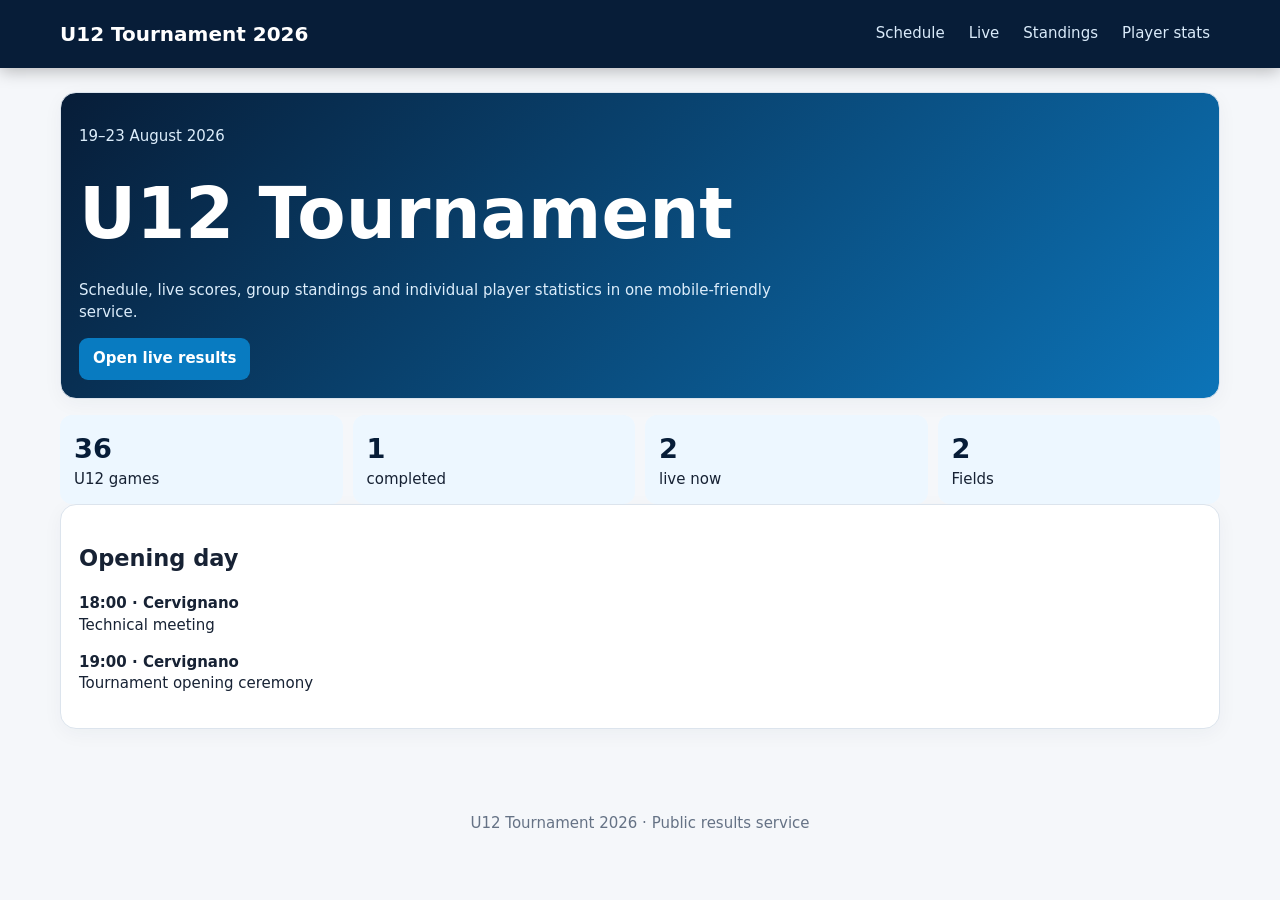
<file: index.html>
<!doctype html><html lang="en"><head><meta charset="utf-8"><meta name="viewport" content="width=device-width,initial-scale=1"><meta name="theme-color" content="#071d38"><title>Home · U12 Tournament 2026</title><link rel="stylesheet" href="assets/style.css"></head><body><header><div class="wrap"><a class="brand" href="index.html">U12 Tournament <b>2026</b></a><nav><a href="schedule.html">Schedule</a><a href="live.html">Live</a><a href="standings.html">Standings</a><a href="stats.html">Player stats</a></nav></div></header><main class="wrap"><section class="card hero"><p>19–23 August 2026</p><h1>U12 Tournament</h1><p>Schedule, live scores, group standings and individual player statistics in one mobile-friendly service.</p><a class="btn" href="live.html">Open live results</a></section><section class="kpis" id="kpis"><div class="kpi"><b>39</b>scheduled events</div><div class="kpi"><b>0</b>completed</div><div class="kpi"><b>0</b>live now</div><div class="kpi"><b>2</b>venues</div></section><section class="card"><h2>Opening day</h2><p><b>18:00 · Cervignano </b><br>Technical meeting</p><p><b>19:00 · Cervignano </b><br>Tournament opening ceremony</p></section></main><footer>U12 Tournament 2026 · Public results service</footer><script src="assets/common.js"></script><script>loadData().then(({schedule,results})=>{const all=schedule.filter(g=>g.group!=='U10'),rs=all.map(g=>gameData(g,results));document.getElementById('kpis').innerHTML=`<div class="kpi"><b>${all.length}</b>U12 games</div><div class="kpi"><b>${rs.filter(r=>r.status==='completed').length}</b>completed</div><div class="kpi"><b>${rs.filter(r=>r.status==='live').length}</b>live now</div><div class="kpi"><b>2</b>Fields</div>`}).catch(e=>document.body.insertAdjacentHTML('beforeend',`<p class="notice error">${esc(e.message)}</p>`))</script></body></html>
</file>
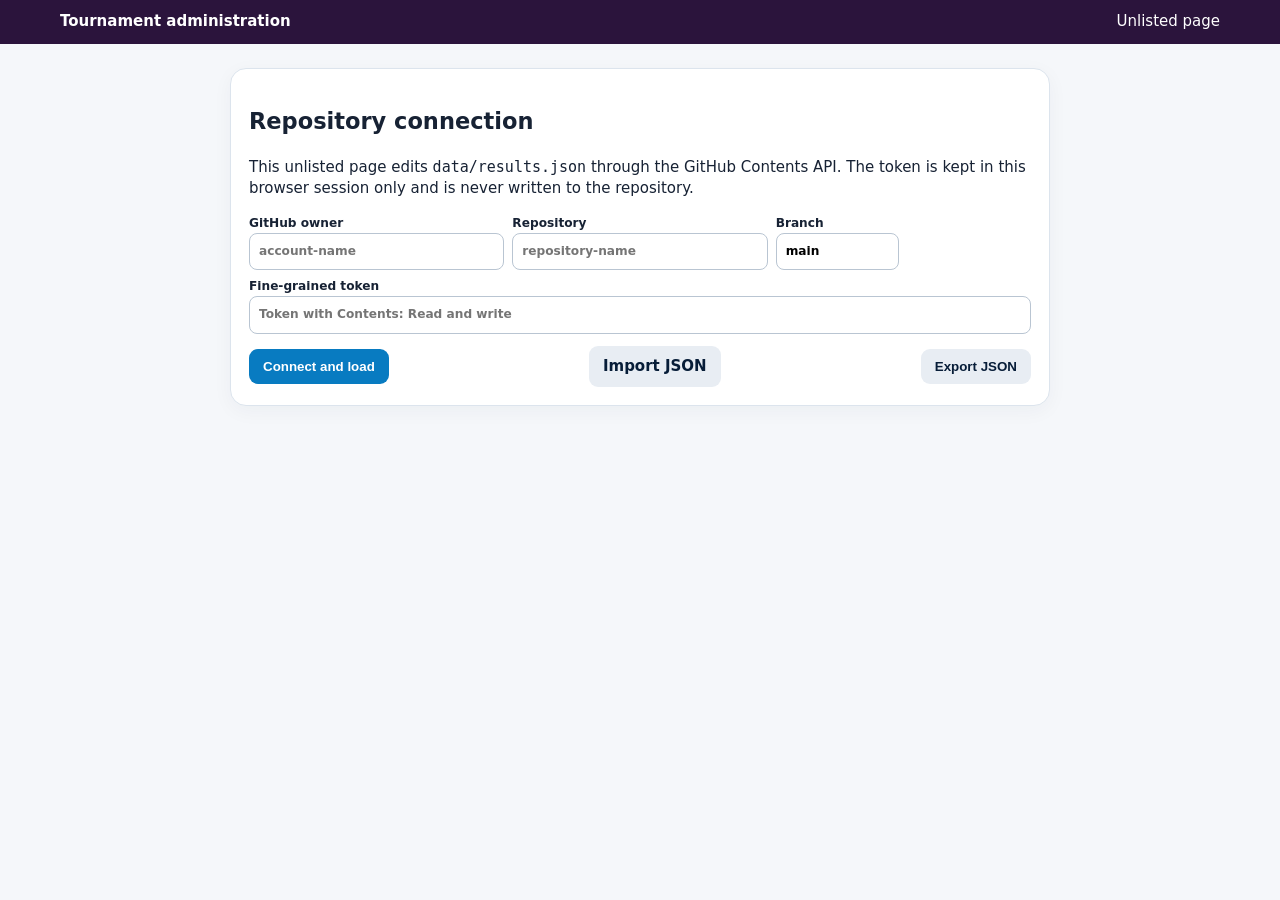
<file: admin-results-7c4e91b2.html>
<!doctype html><html lang="en"><head><meta charset="utf-8"><meta name="viewport" content="width=device-width,initial-scale=1"><meta name="robots" content="noindex,nofollow"><title>Tournament administration</title><link rel="stylesheet" href="assets/style.css"></head><body><div class="admin-header"><div class="wrap"><b>Tournament administration</b><span>Unlisted page</span></div></div><main class="wrap"><section class="card setup"><h1>Repository connection</h1><p>This unlisted page edits <code>data/results.json</code> through the GitHub Contents API. The token is kept in this browser session only and is never written to the repository.</p><div class="formgrid"><label class="wide">GitHub owner<input id="owner" placeholder="account-name"></label><label class="wide">Repository<input id="repo" placeholder="repository-name"></label><label>Branch<input id="branch" value="main"></label><label class="full">Fine-grained token<input id="token" type="password" autocomplete="off" placeholder="Token with Contents: Read and write"></label></div><div class="toolbar" style="margin-top:12px"><button class="btn" id="connect">Connect and load</button><label class="btn alt">Import JSON<input id="import" type="file" accept="application/json" hidden></label><button class="btn alt" id="export">Export JSON</button></div><p id="msg" class="notice hidden"></p></section><section id="editor" class="hidden"><section class="card"><div class="toolbar"><label>Select game<select id="gameSelect"></select></label><button class="btn" id="publish">Publish to GitHub</button></div></section><form id="gameForm"><section class="card"><h2 id="gameTitle"></h2><div class="formgrid"><label class="wide">Status<select id="status"><option value="scheduled">Scheduled</option><option value="live">In progress</option><option value="completed">Completed</option></select></label><label>Score team 1<input id="score1" type="number" min="0"></label><label>Score team 2<input id="score2" type="number" min="0"></label></div></section><section class="card"><div class="toolbar"><h2>Pitchers</h2><button type="button" class="btn alt" data-add="pitchers">Add pitcher</button></div><div id="pitchers"></div></section><section class="card"><div class="toolbar"><h2>Batters</h2><button type="button" class="btn alt" data-add="batters">Add batter</button></div><div id="batters"></div></section><section class="card"><h2>Match MVP</h2><div class="formgrid"><label class="wide">Name<input id="mvpName"></label><label class="wide">Team<input id="mvpTeam"></label><label class="full">Notes<textarea id="mvpNotes" rows="3"></textarea></label></div></section><button type="button" class="btn" id="saveLocal">Save game in working copy</button></form></section></main><script src="assets/common.js"></script><script src="assets/admin.js"></script></body></html>
</file>
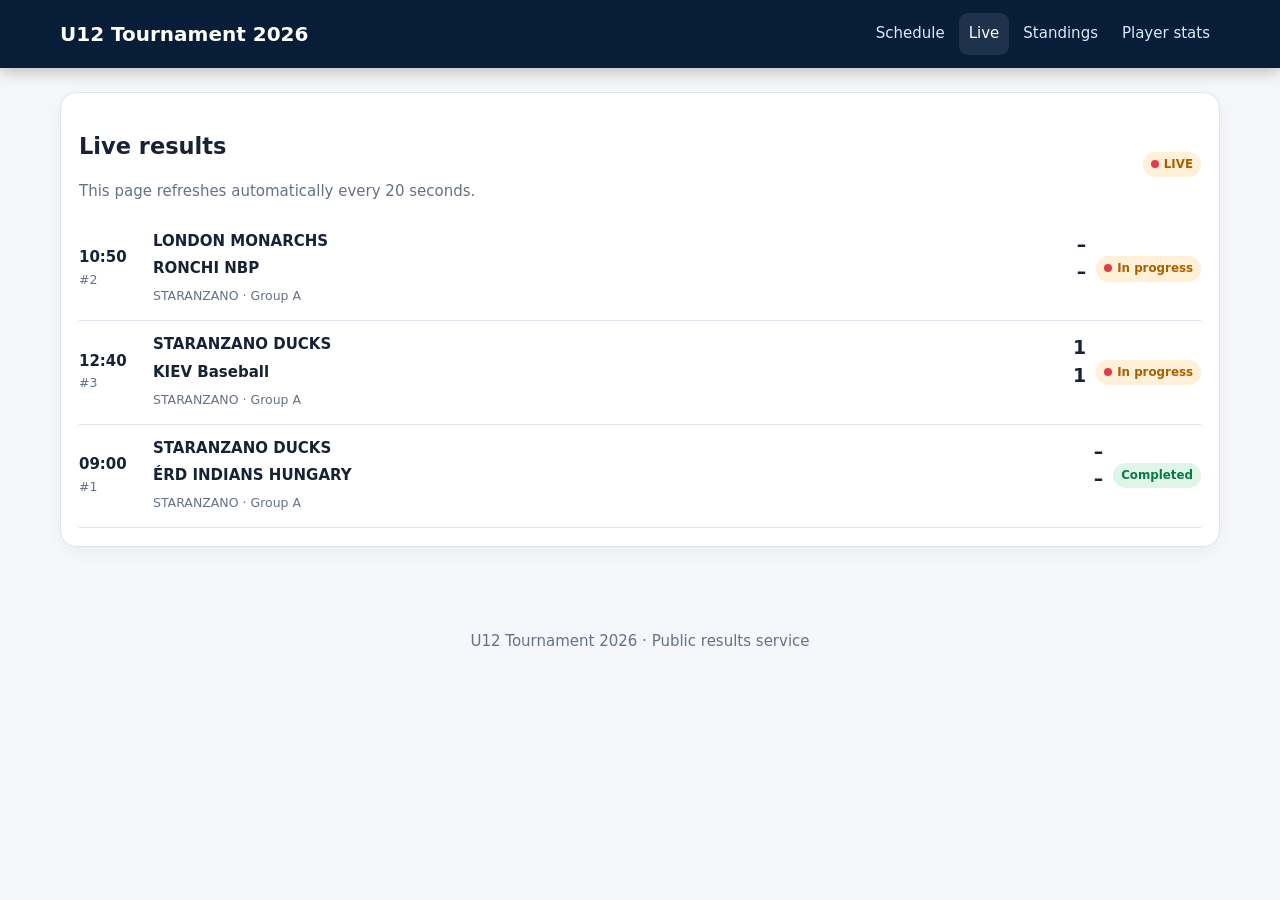
<file: live.html>
<!doctype html><html lang="en"><head><meta charset="utf-8"><meta name="viewport" content="width=device-width,initial-scale=1"><meta name="theme-color" content="#071d38"><title>Live results · U12 Tournament 2026</title><link rel="stylesheet" href="assets/style.css"></head><body><header><div class="wrap"><a class="brand" href="index.html">U12 Tournament <b>2026</b></a><nav><a href="schedule.html">Schedule</a><a href="live.html" class="on">Live</a><a href="standings.html">Standings</a><a href="stats.html">Player stats</a></nav></div></header><main class="wrap"><section class="card"><div class="section-head"><div><h1>Live results</h1><p class="muted">This page refreshes automatically every 20 seconds.</p></div><span class="status live"><span class="live-dot"></span>LIVE</span></div><div id="live"></div></section></main><footer>U12 Tournament 2026 · Public results service</footer><script src="assets/common.js"></script><script>async function render(){try{let {schedule,results}=await loadData();schedule=effectiveSchedule(schedule,results);const games=schedule.map(g=>[g,gameData(g,results)]).filter(([,r])=>r.status!=='scheduled').sort((a,b)=>(a[1].status==='live'?-1:1)-(b[1].status==='live'?-1:1)||String(b[1].updatedAt||'').localeCompare(String(a[1].updatedAt||''))).slice(0,20);live.innerHTML=games.length?games.map(([g,r])=>`<article class="match"><div><b>${g.time.split('–')[0]}</b><br><small class="muted">#${g.game}</small></div><div><div class="teamline"><b>${esc(g.team1)}</b><span class="score">${r.score1??'–'}</span></div><div class="teamline"><b>${esc(g.team2)}</b><span class="score">${r.score2??'–'}</span></div><small class="muted">${esc(g.field)} · ${esc(g.phase)}</small></div>${badge(r.status)}</article>`).join(''):'<p class="notice">No live or completed games are available yet.</p>'}catch(e){live.innerHTML=`<p class="notice error">${esc(e.message)}</p>`}}render();setInterval(render,20000)</script></body></html>
</file>
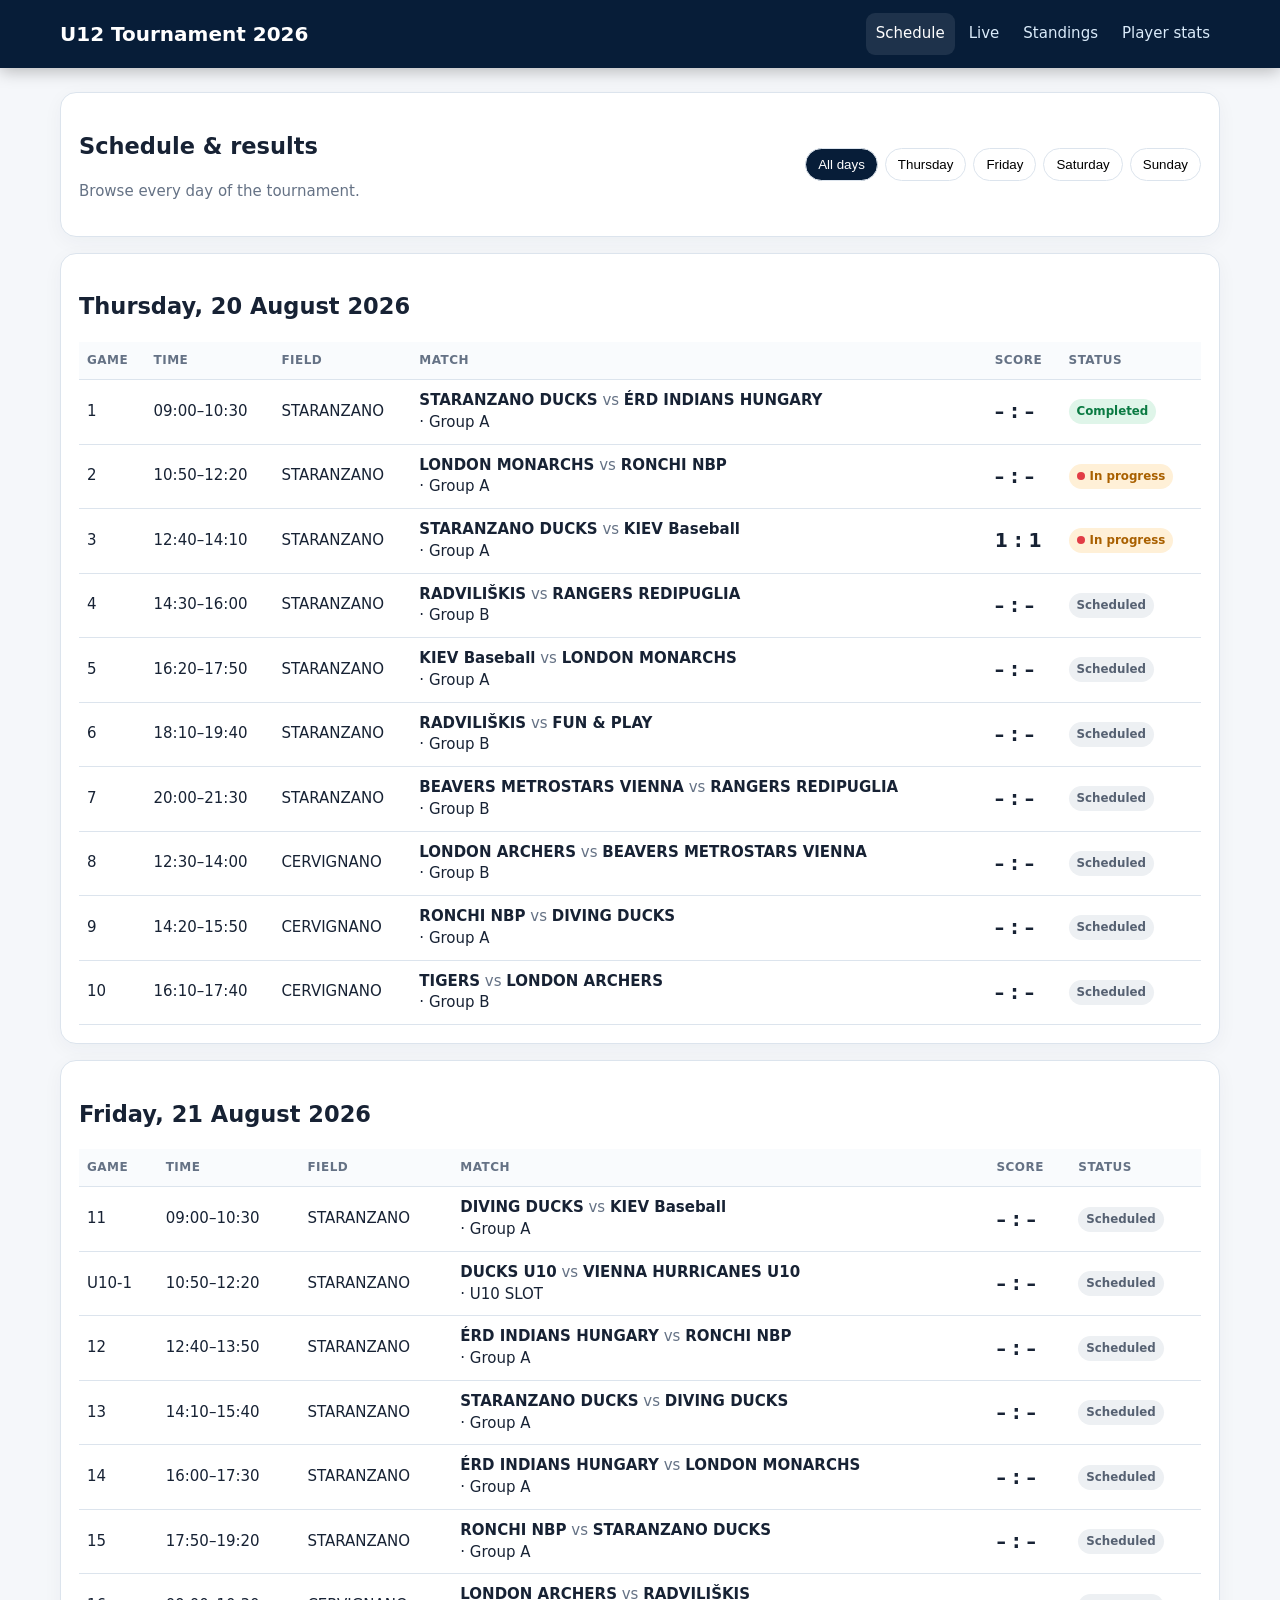
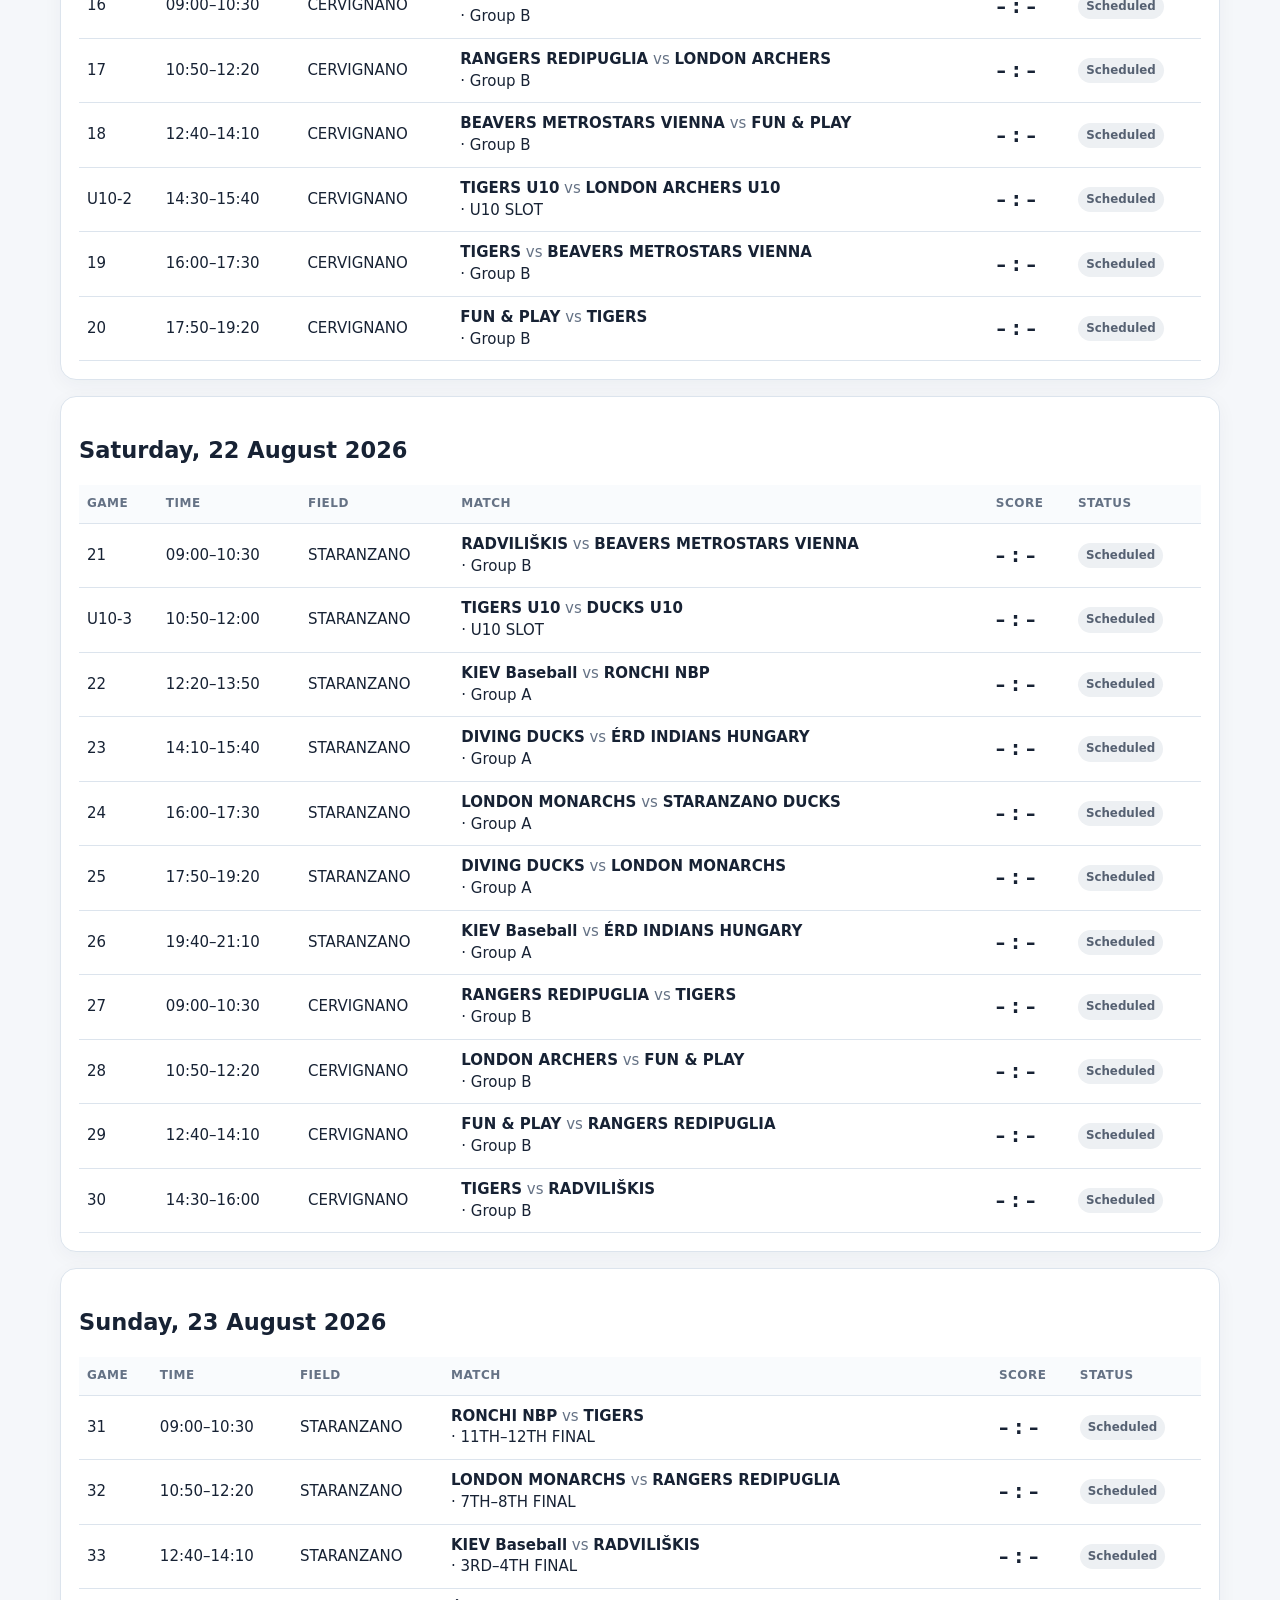
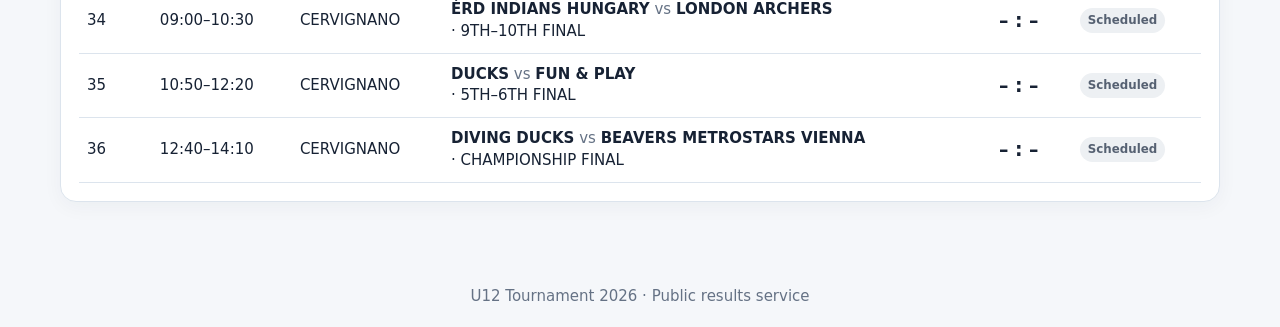
<file: schedule.html>
<!doctype html><html lang="en"><head><meta charset="utf-8"><meta name="viewport" content="width=device-width,initial-scale=1"><meta name="theme-color" content="#071d38"><title>Schedule · U12 Tournament 2026</title><link rel="stylesheet" href="assets/style.css"></head><body><header><div class="wrap"><a class="brand" href="index.html">U12 Tournament <b>2026</b></a><nav><a href="schedule.html" class="on">Schedule</a><a href="live.html">Live</a><a href="standings.html">Standings</a><a href="stats.html">Player stats</a></nav></div></header><main class="wrap"><section class="card"><div class="section-head"><div><h1>Schedule & results</h1><p class="muted">Browse every day of the tournament.</p></div><div class="tabs" id="tabs"></div></div></section><div id="content"></div></main><footer>U12 Tournament 2026 · Public results service</footer><script src="assets/common.js"></script><script>let selected='all';loadData().then(({schedule,results})=>{schedule=effectiveSchedule(schedule,results);const dates=[...new Set(schedule.map(g=>g.date))];tabs.innerHTML=`<button class="tab on" data-day="all">All days</button>`+dates.map(d=>`<button class="tab" data-day="${d}">${DAYS[d].split(',')[0]}</button>`).join('');function render(){content.innerHTML=dates.filter(d=>selected==='all'||d===selected).map(d=>`<section class="card"><h2>${DAYS[d]}</h2><div class="table"><table><thead><tr><th>Game</th><th>Time</th><th class="hide-sm">Field</th><th>Match</th><th>Score</th><th>Status</th></tr></thead><tbody>${schedule.filter(g=>g.date===d).map(g=>{const r=gameData(g,results);return `<tr><td>${esc(g.game)}</td><td>${g.time}</td><td class="hide-sm">${esc(g.field)}</td><td><b>${esc(g.team1)}</b><span class="muted"> vs </span><b>${esc(g.team2)}</b><br>· ${esc(g.phase)}</td><td class="score">${score(r)}</td><td>${badge(r.status)}</td></tr>`}).join('')}</tbody></table></div></section>`).join('')}tabs.onclick=e=>{if(!e.target.dataset.day)return;selected=e.target.dataset.day;document.querySelectorAll('.tab').forEach(x=>x.classList.toggle('on',x===e.target));render()};render()}).catch(e=>content.innerHTML=`<p class="notice error">${esc(e.message)}</p>`)</script></body></html>
</file>
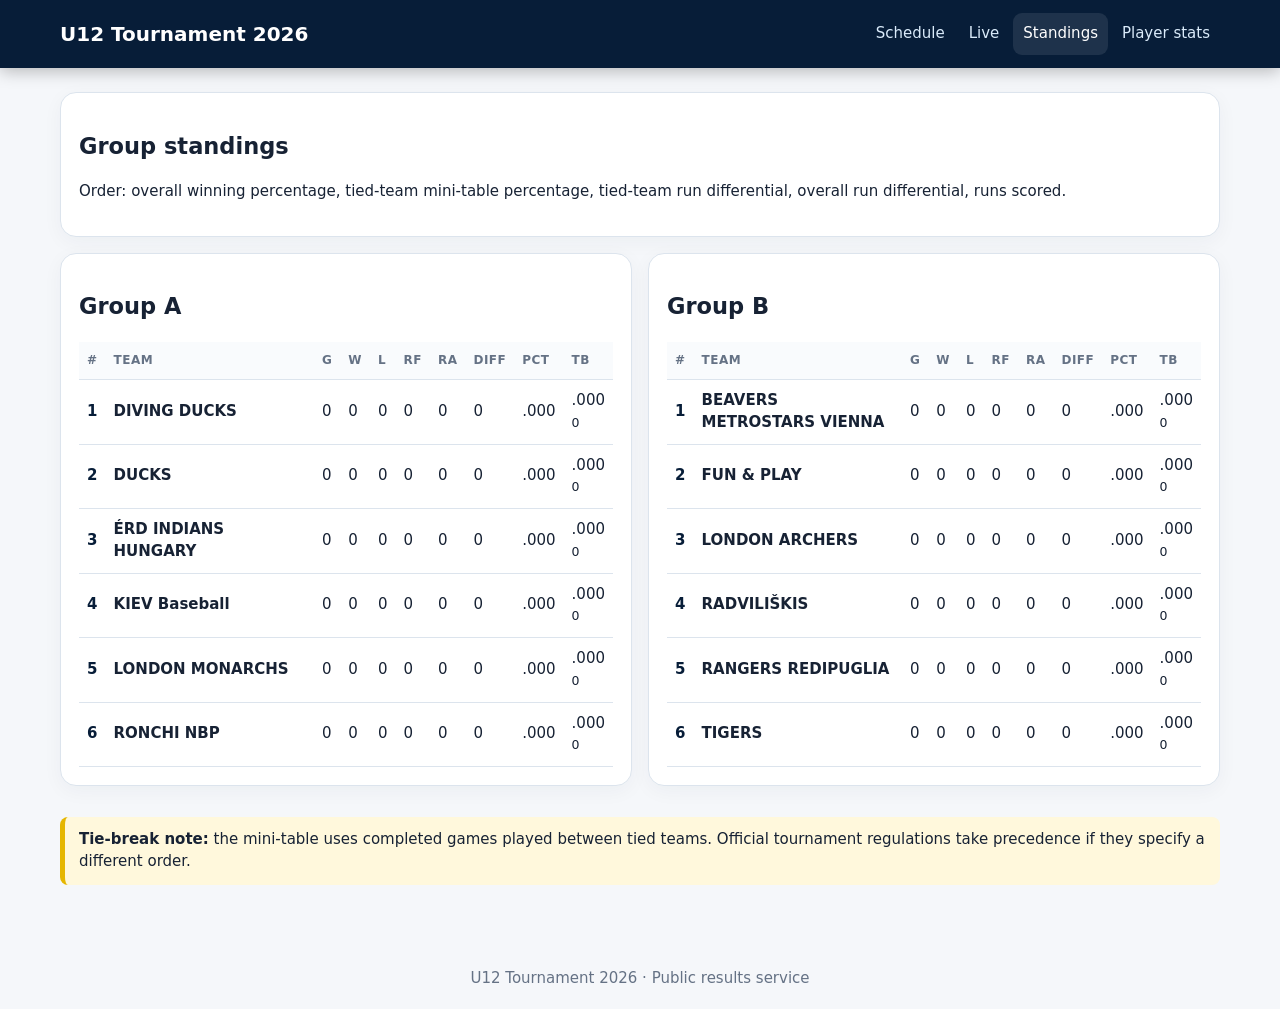
<file: standings.html>
<!doctype html><html lang="en"><head><meta charset="utf-8"><meta name="viewport" content="width=device-width,initial-scale=1"><meta name="theme-color" content="#071d38"><title>Standings · U12 Tournament 2026</title><link rel="stylesheet" href="assets/style.css"></head><body><header><div class="wrap"><a class="brand" href="index.html">U12 Tournament <b>2026</b></a><nav><a href="schedule.html">Schedule</a><a href="live.html">Live</a><a href="standings.html" class="on">Standings</a><a href="stats.html">Player stats</a></nav></div></header><main class="wrap"><section class="card"><h1>Group standings</h1><p>Order: overall winning percentage, tied-team mini-table percentage, tied-team run differential, overall run differential, runs scored.</p></section><div class="grid" id="groups"></div><p class="notice"><b>Tie-break note:</b> the mini-table uses completed games played between tied teams. Official tournament regulations take precedence if they specify a different order.</p></main><footer>U12 Tournament 2026 · Public results service</footer><script src="assets/common.js"></script><script>loadData().then(({schedule,results})=>{groups.innerHTML=['A','B'].map(group=>`<section class="card"><h2>Group ${group}</h2><div class="table"><table><thead><tr><th>#</th><th>Team</th><th>G</th><th>W</th><th>L</th><th>RF</th><th>RA</th><th>Diff</th><th>PCT</th><th>TB</th></tr></thead><tbody>${standings(group,schedule,results).map((s,i)=>`<tr><td class="rank">${i+1}</td><td><b>${esc(s.team)}</b></td><td>${s.g}</td><td>${s.w}</td><td>${s.l}</td><td>${s.rf}</td><td>${s.ra}</td><td>${s.diff>0?'+':''}${s.diff}</td><td>${fmtPct(s.pct)}</td><td>${fmtPct(s.tbPct)}<br><small>${s.tbDiff>0?'+':''}${s.tbDiff}</small></td></tr>`).join('')}</tbody></table></div></section>`).join('')}).catch(e=>groups.innerHTML=`<p class="notice error">${esc(e.message)}</p>`)</script></body></html>
</file>
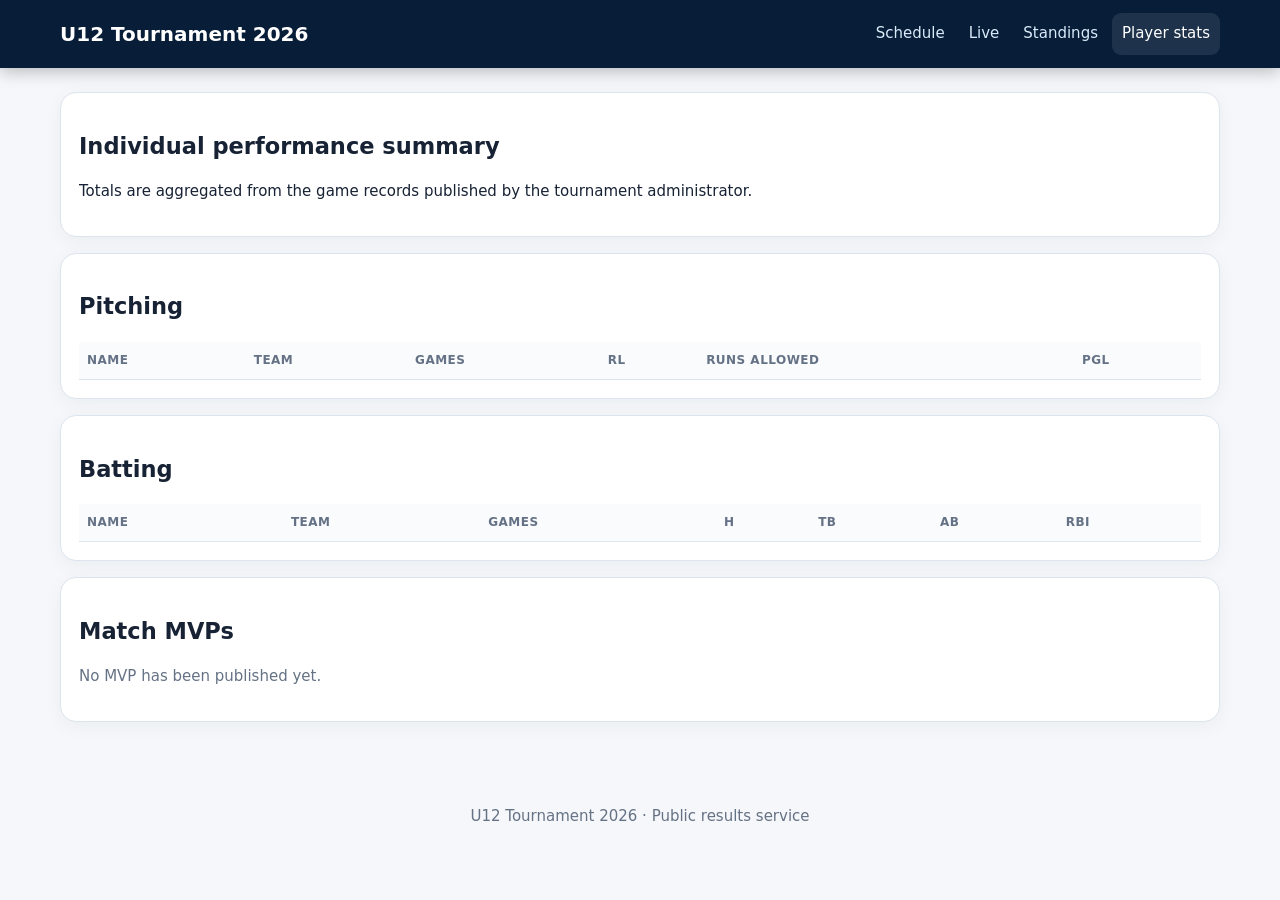
<file: stats.html>
<!doctype html><html lang="en"><head><meta charset="utf-8"><meta name="viewport" content="width=device-width,initial-scale=1"><meta name="theme-color" content="#071d38"><title>Player statistics · U12 Tournament 2026</title><link rel="stylesheet" href="assets/style.css"></head><body><header><div class="wrap"><a class="brand" href="index.html">U12 Tournament <b>2026</b></a><nav><a href="schedule.html">Schedule</a><a href="live.html">Live</a><a href="standings.html">Standings</a><a href="stats.html" class="on">Player stats</a></nav></div></header><main class="wrap"><section class="card"><h1>Individual performance summary</h1><p>Totals are aggregated from the game records published by the tournament administrator.</p></section><section class="card"><h2>Pitching</h2><div class="table" id="pitching"></div></section><section class="card"><h2>Batting</h2><div class="table" id="batting"></div></section><section class="card"><h2>Match MVPs</h2><div id="mvps"></div></section></main><footer>U12 Tournament 2026 · Public results service</footer><script src="assets/common.js"></script><script>loadData().then(({schedule,results})=>{const p={},b={},m=[];schedule.forEach(g=>{const r=gameData(g,results);r.pitchers.forEach(x=>{const k=x.name.trim().toLowerCase()+'|'+x.team.trim().toLowerCase();p[k]??={name:x.name,team:x.team,games:0,rl:0,runsAllowed:0,pgl:0};p[k].games++;p[k].rl+=Number(x.rl)||0;p[k].runsAllowed+=Number(x.runsAllowed)||0;p[k].pgl+=Number(x.pgl)||0});r.batters.forEach(x=>{const k=x.name.trim().toLowerCase()+'|'+x.team.trim().toLowerCase();b[k]??={name:x.name,team:x.team,games:0,h:0,tb:0,ab:0,rbi:0};b[k].games++;['h','tb','ab','rbi'].forEach(f=>b[k][f]+=Number(x[f])||0)});if(r.mvp?.name)m.push({game:g.game,match:`${g.team1} vs ${g.team2}`,...r.mvp})});const pr=Object.values(p).sort((a,z)=>a.team.localeCompare(z.team)||a.name.localeCompare(z.name)),br=Object.values(b).sort((a,z)=>a.team.localeCompare(z.team)||a.name.localeCompare(z.name));pitching.innerHTML=`<table><thead><tr><th>Name</th><th>Team</th><th>Games</th><th>RL</th><th>Runs allowed</th><th>PGL</th></tr></thead><tbody>${pr.map(x=>`<tr><td><b>${esc(x.name)}</b></td><td>${esc(x.team)}</td><td>${x.games}</td><td>${x.rl}</td><td>${x.runsAllowed}</td><td>${x.pgl}</td></tr>`).join('')}</tbody></table>`;batting.innerHTML=`<table><thead><tr><th>Name</th><th>Team</th><th>Games</th><th>H</th><th>TB</th><th>AB</th><th>RBI</th></tr></thead><tbody>${br.map(x=>`<tr><td><b>${esc(x.name)}</b></td><td>${esc(x.team)}</td><td>${x.games}</td><td>${x.h}</td><td>${x.tb}</td><td>${x.ab}</td><td>${x.rbi}</td></tr>`).join('')}</tbody></table>`;mvps.innerHTML=m.length?m.map(x=>`<p><b>Game ${esc(x.game)} · ${esc(x.name)}</b> <span class="muted">${esc(x.team)} · ${esc(x.match)}</span><br>${esc(x.notes)}</p>`).join(''):'<p class="muted">No MVP has been published yet.</p>'}).catch(e=>pitching.innerHTML=`<p class="notice error">${esc(e.message)}</p>`)</script></body></html>
</file>
<file: assets/style.css>
:root{--navy:#071d38;--blue:#087bc1;--sky:#edf7ff;--line:#dce4ed;--ink:#172234;--muted:#657285;--green:#0a7a42;--amber:#a96000;--red:#c92d3b}*{box-sizing:border-box}body{margin:0;background:#f5f7fa;color:var(--ink);font:15px/1.45 system-ui,-apple-system,"Segoe UI",Roboto,Arial,sans-serif}.wrap{width:min(1160px,calc(100% - 28px));margin:auto}header{position:sticky;top:0;z-index:5;background:var(--navy);color:white;box-shadow:0 3px 16px #0004}header .wrap{display:flex;min-height:68px;align-items:center;justify-content:space-between;gap:18px}.brand{color:white;text-decoration:none;font-size:1.25rem;font-weight:850;white-space:nowrap}nav{display:flex;gap:4px;overflow:auto}nav a{color:#daebfa;text-decoration:none;padding:10px;border-radius:9px;white-space:nowrap}nav a:hover,nav a.on{color:white;background:#ffffff18}main{padding:24px 0 48px}.card{background:white;border:1px solid var(--line);border-radius:16px;padding:18px;margin-bottom:16px;box-shadow:0 5px 20px #18283e0b}.hero{background:linear-gradient(135deg,var(--navy),#0c74b8);color:white}.hero h1{font-size:clamp(2rem,7vw,4.4rem);margin:.1em 0}.hero p{color:#dcedfb;max-width:700px}.btn{display:inline-block;border:0;border-radius:9px;background:var(--blue);color:white;padding:10px 14px;font-weight:750;text-decoration:none;cursor:pointer}.btn.alt{background:#e8edf3;color:var(--navy)}.btn.danger{background:var(--red)}.grid{display:grid;grid-template-columns:1fr 1fr;gap:16px}.kpis{display:grid;grid-template-columns:repeat(4,1fr);gap:10px}.kpi{background:var(--sky);padding:14px;border-radius:12px}.kpi b{display:block;font-size:1.7rem;color:var(--navy)}.toolbar,.section-head{display:flex;align-items:center;justify-content:space-between;gap:10px;flex-wrap:wrap}.tabs{display:flex;gap:7px;overflow:auto}.tab{border:1px solid var(--line);border-radius:999px;background:white;padding:8px 12px;white-space:nowrap;cursor:pointer}.tab.on{background:var(--navy);color:white}.table{overflow:auto}table{width:100%;border-collapse:collapse}th,td{padding:10px 8px;border-bottom:1px solid var(--line);text-align:left;vertical-align:middle}th{font-size:.75rem;text-transform:uppercase;letter-spacing:.04em;color:var(--muted);background:#f9fbfd}.score{font-size:1.18rem;font-weight:900;white-space:nowrap}.status{display:inline-block;padding:4px 8px;border-radius:999px;font-size:.74rem;font-weight:850;white-space:nowrap}.scheduled{background:#edf0f3;color:#566172}.live{background:#fff0d7;color:var(--amber)}.completed{background:#dff5e9;color:var(--green)}.live-dot{width:8px;height:8px;border-radius:50%;background:#e23c46;display:inline-block;margin-right:5px;animation:pulse 1.1s infinite}@keyframes pulse{50%{opacity:.3}}.match{display:grid;grid-template-columns:64px 1fr auto;gap:10px;align-items:center;padding:13px 0;border-bottom:1px solid var(--line)}.teamline{display:flex;justify-content:space-between;gap:10px}.muted{color:var(--muted)}.notice{padding:12px 14px;background:#fff8dc;border-left:5px solid #e5b600;border-radius:8px}.error{background:#ffe9eb;border-left-color:var(--red)}input,select,textarea{width:100%;border:1px solid #b9c5d2;border-radius:8px;padding:9px;font:inherit;background:white}.formgrid{display:grid;grid-template-columns:repeat(6,1fr);gap:8px}.formgrid label{font-size:.76rem;font-weight:750}.wide{grid-column:span 2}.full{grid-column:1/-1}.statrow{display:grid;grid-template-columns:2fr 1.5fr repeat(4,.72fr) auto;gap:7px;margin:7px 0}.pitchrow{grid-template-columns:2fr 1.5fr repeat(3,.8fr) auto}.admin-header{background:#2b143c;color:white;padding:11px 0}.admin-header .wrap{display:flex;align-items:center;justify-content:space-between}.setup{max-width:820px;margin:auto}.rank{font-weight:900;color:var(--navy)}footer{text-align:center;color:var(--muted);padding:20px}.hidden{display:none!important}@media(max-width:760px){header .wrap{display:block;padding-top:10px}.brand{display:block;margin-bottom:6px}nav{padding-bottom:10px}.grid{grid-template-columns:1fr}.kpis{grid-template-columns:1fr 1fr}.formgrid{grid-template-columns:1fr 1fr}.wide,.full{grid-column:1/-1}.statrow,.pitchrow{grid-template-columns:1fr 1fr}.statrow .remove{grid-column:1/-1}.match{grid-template-columns:52px 1fr}.match>.status{grid-column:2}.hide-sm{display:none}th,td{padding:9px 6px}}
</file>
